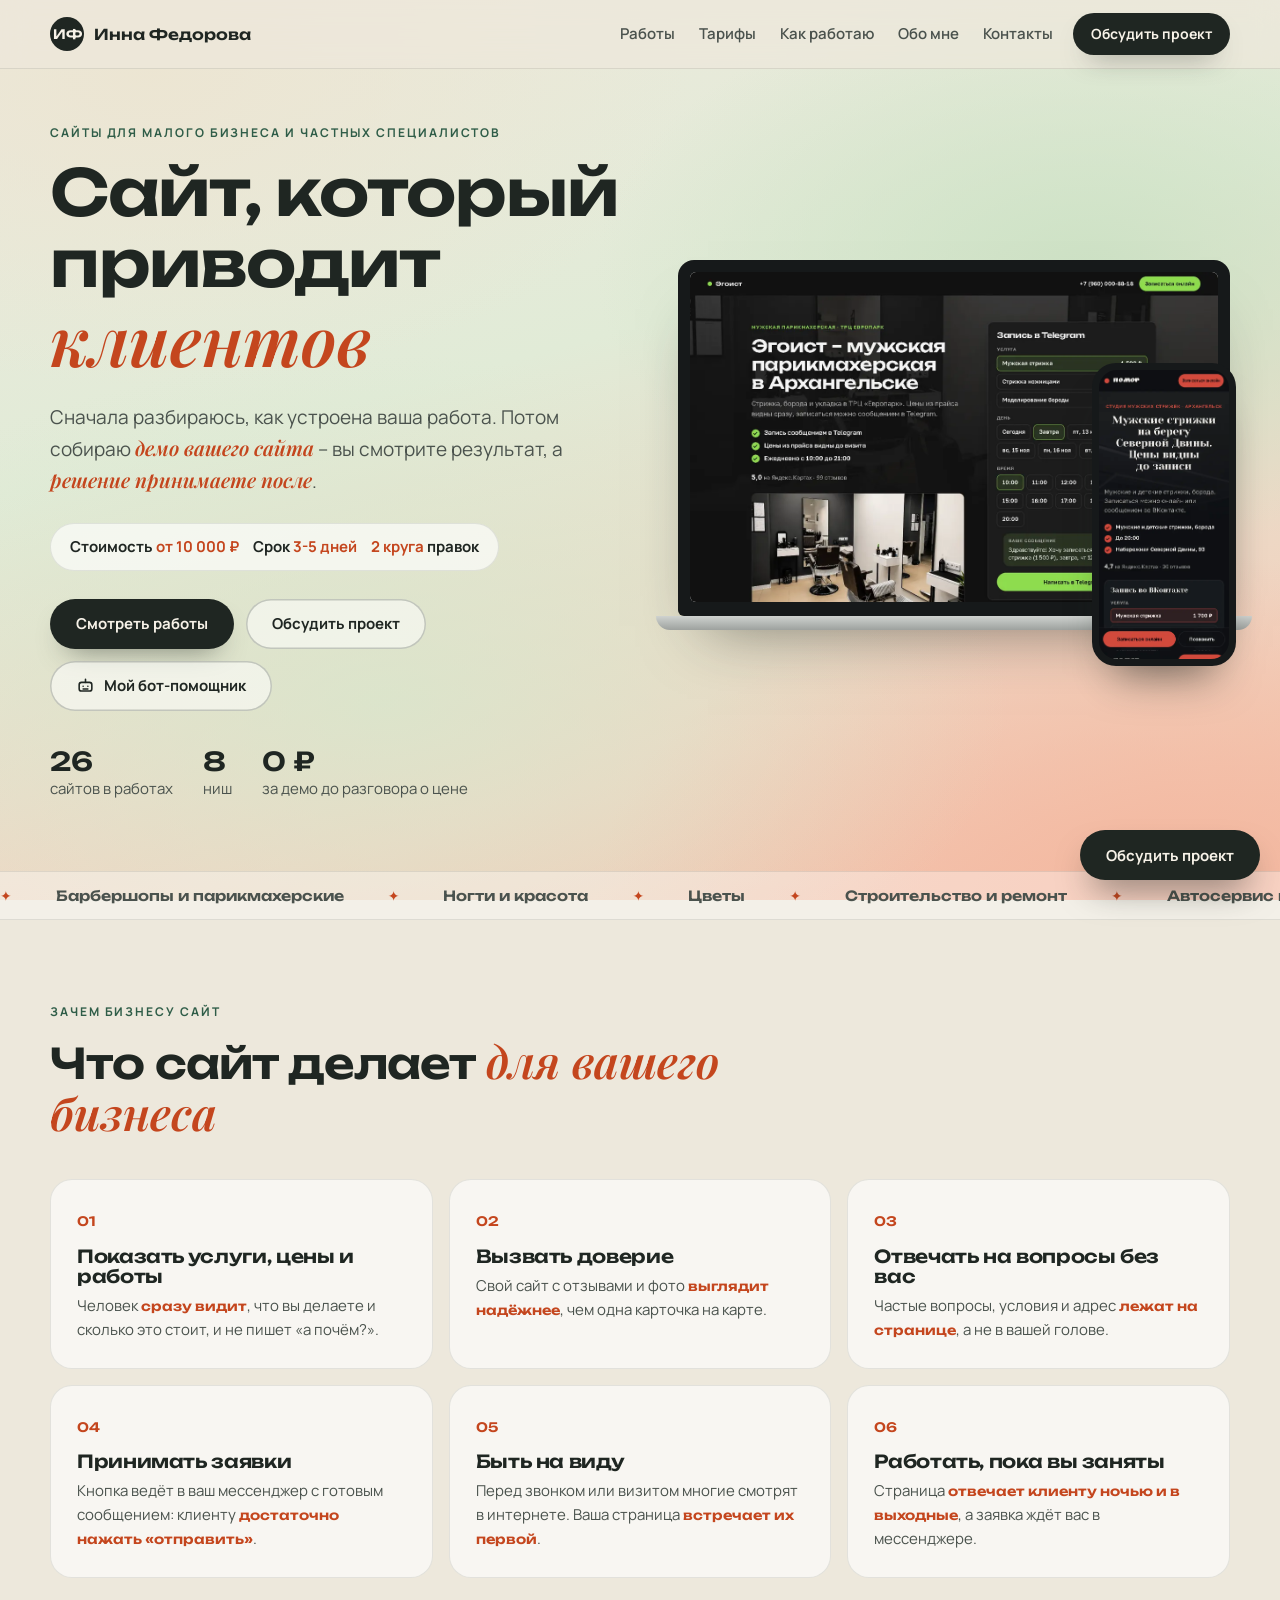
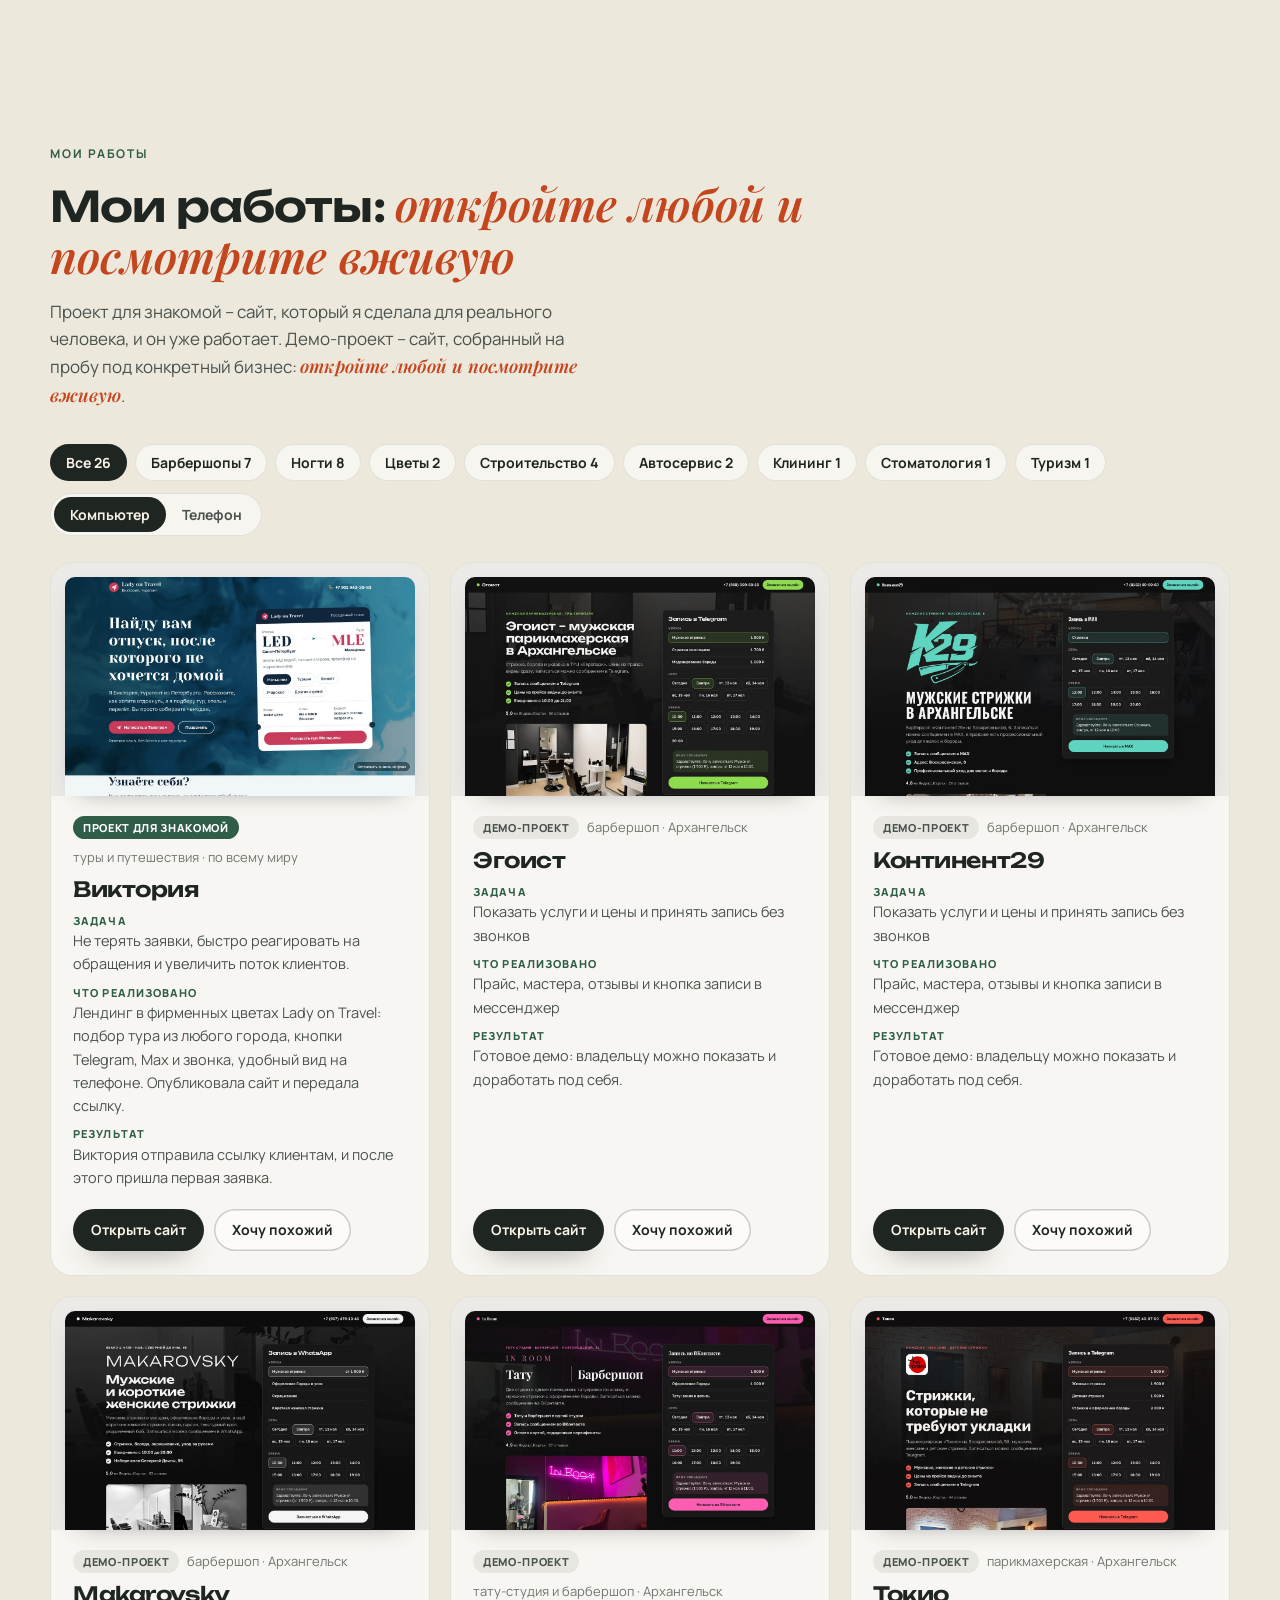
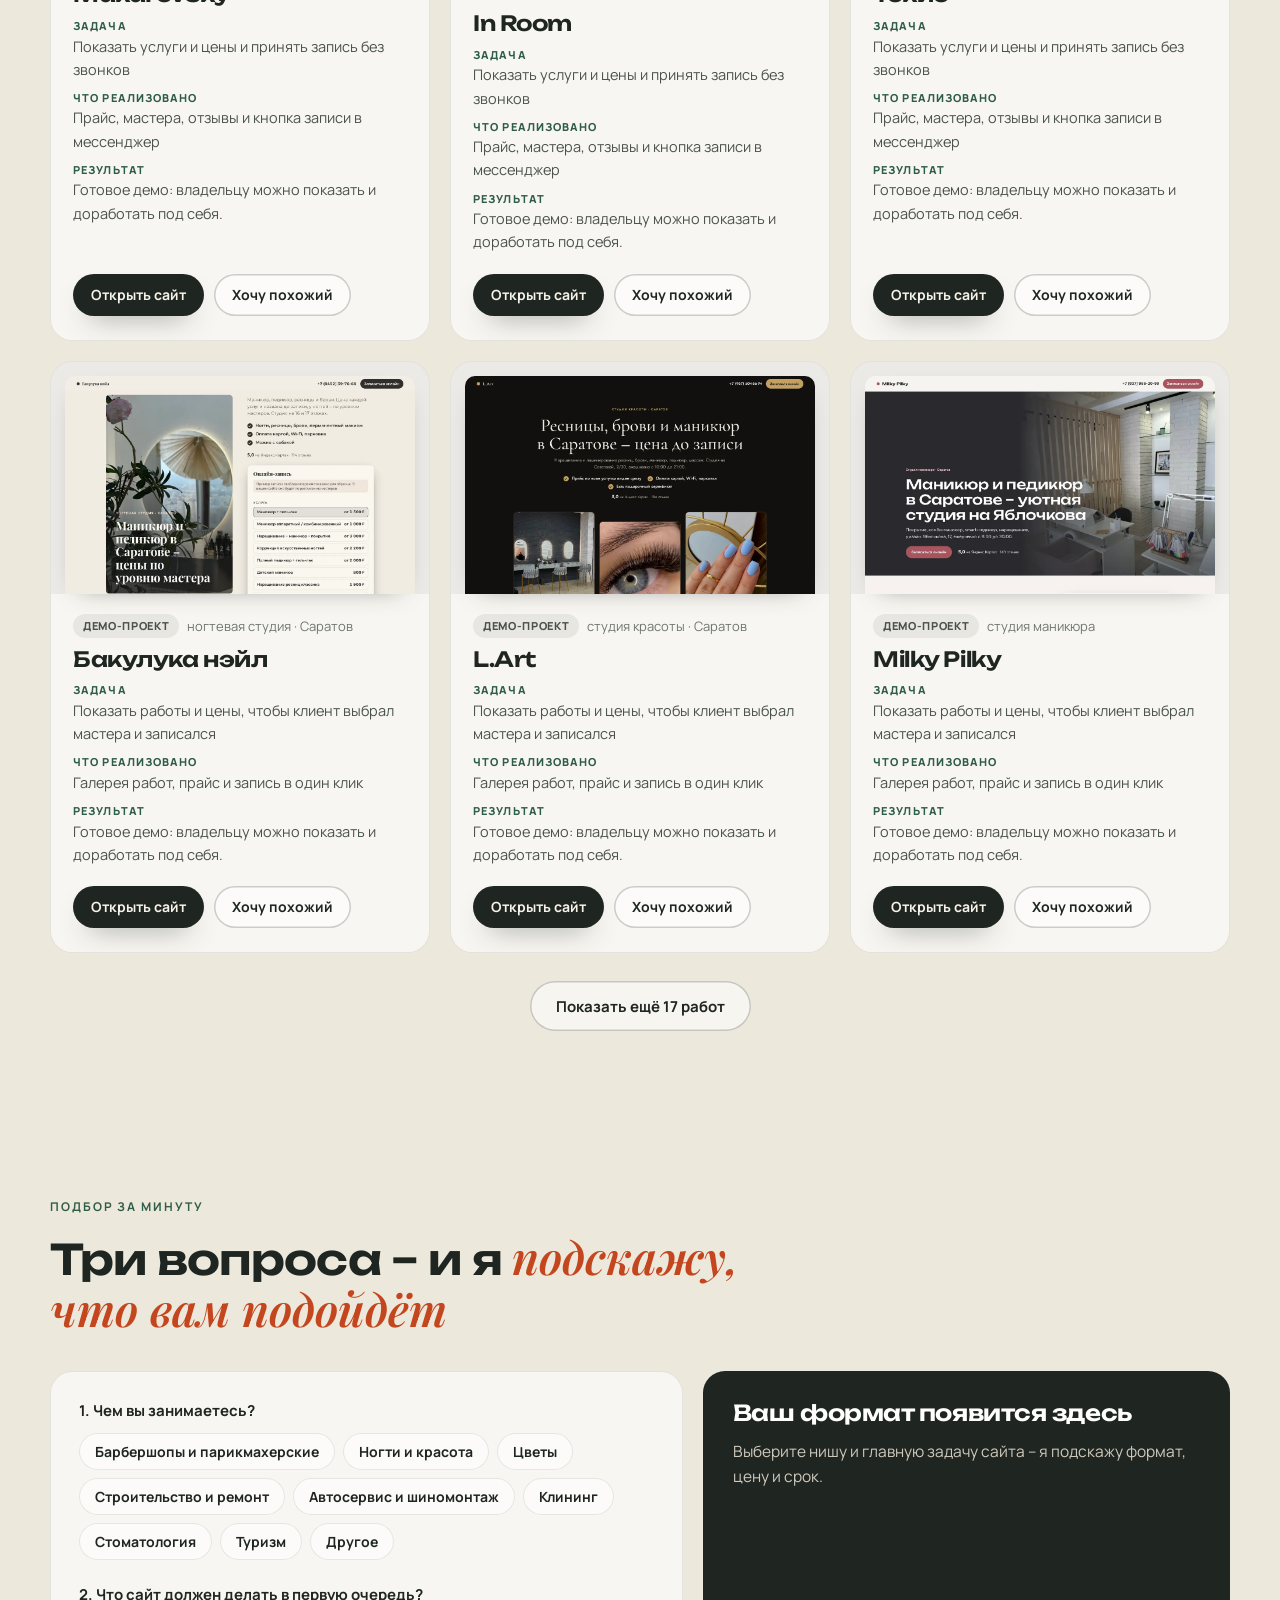
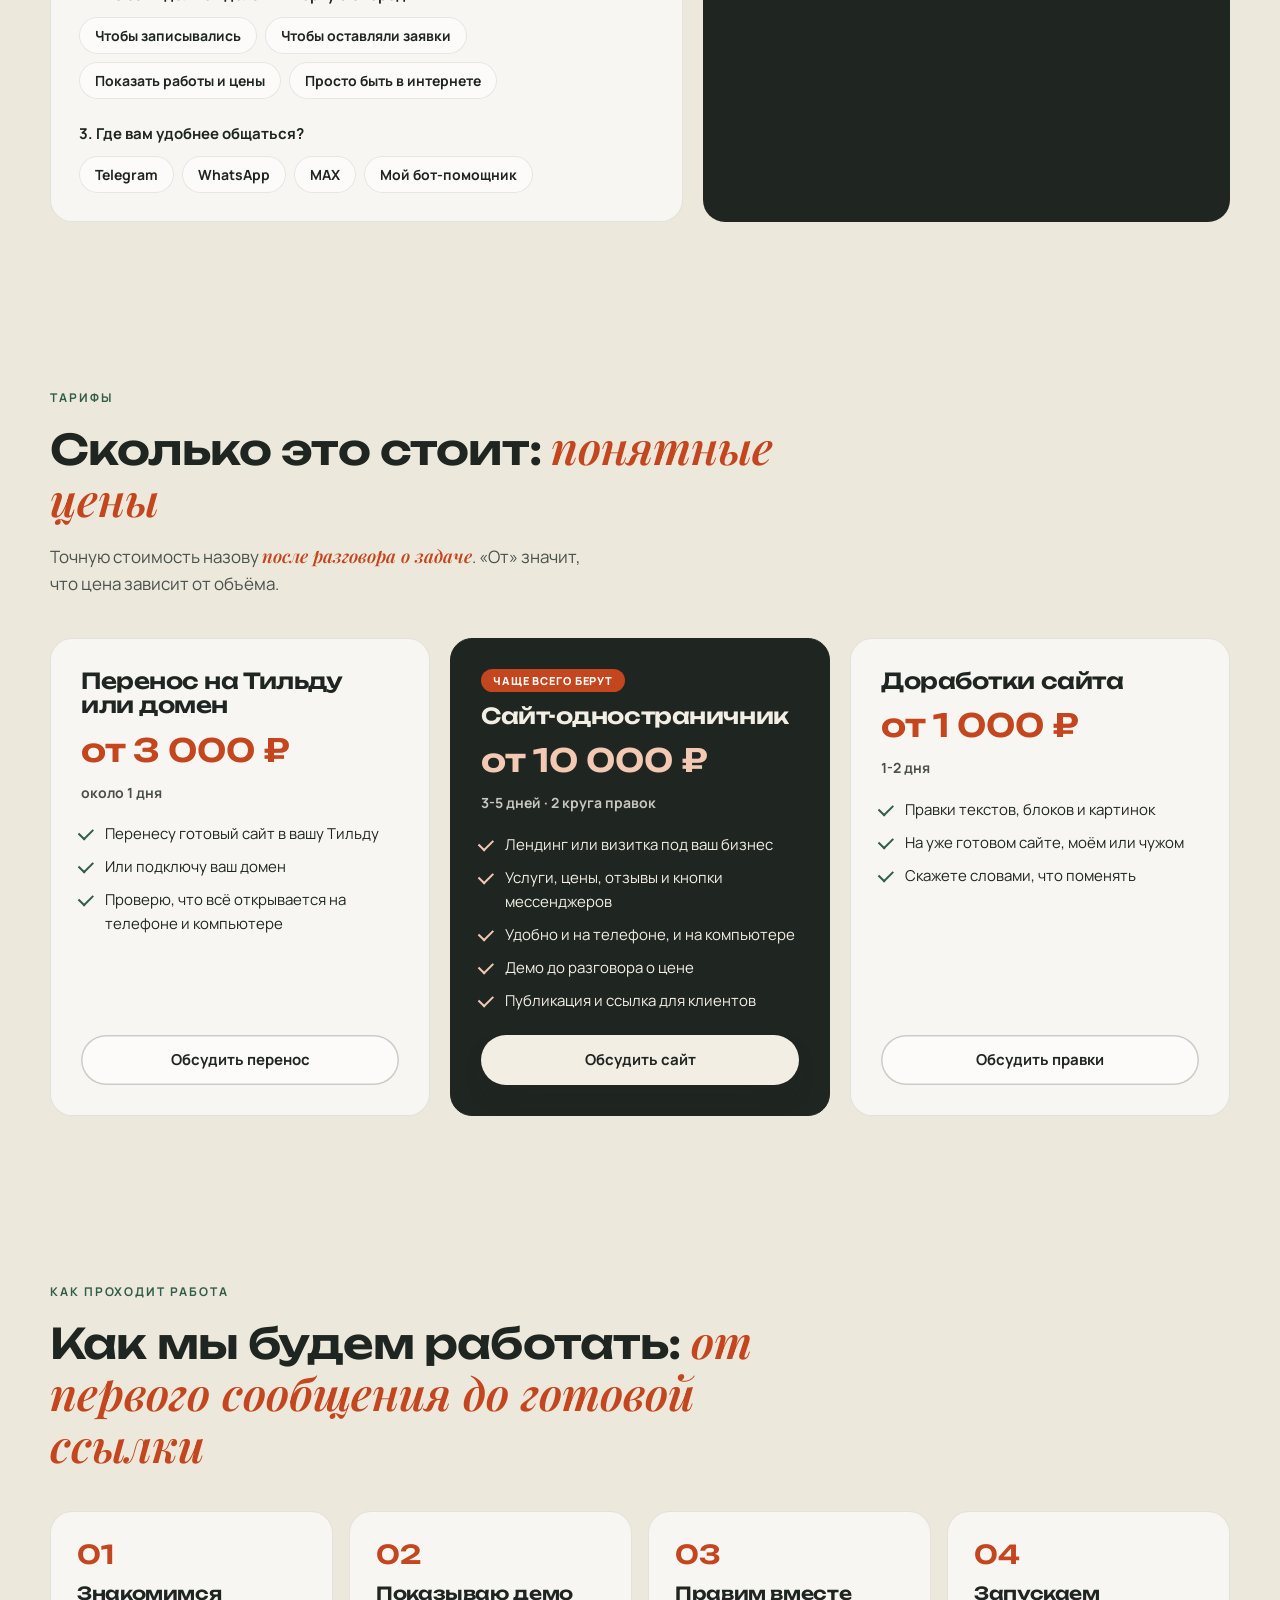
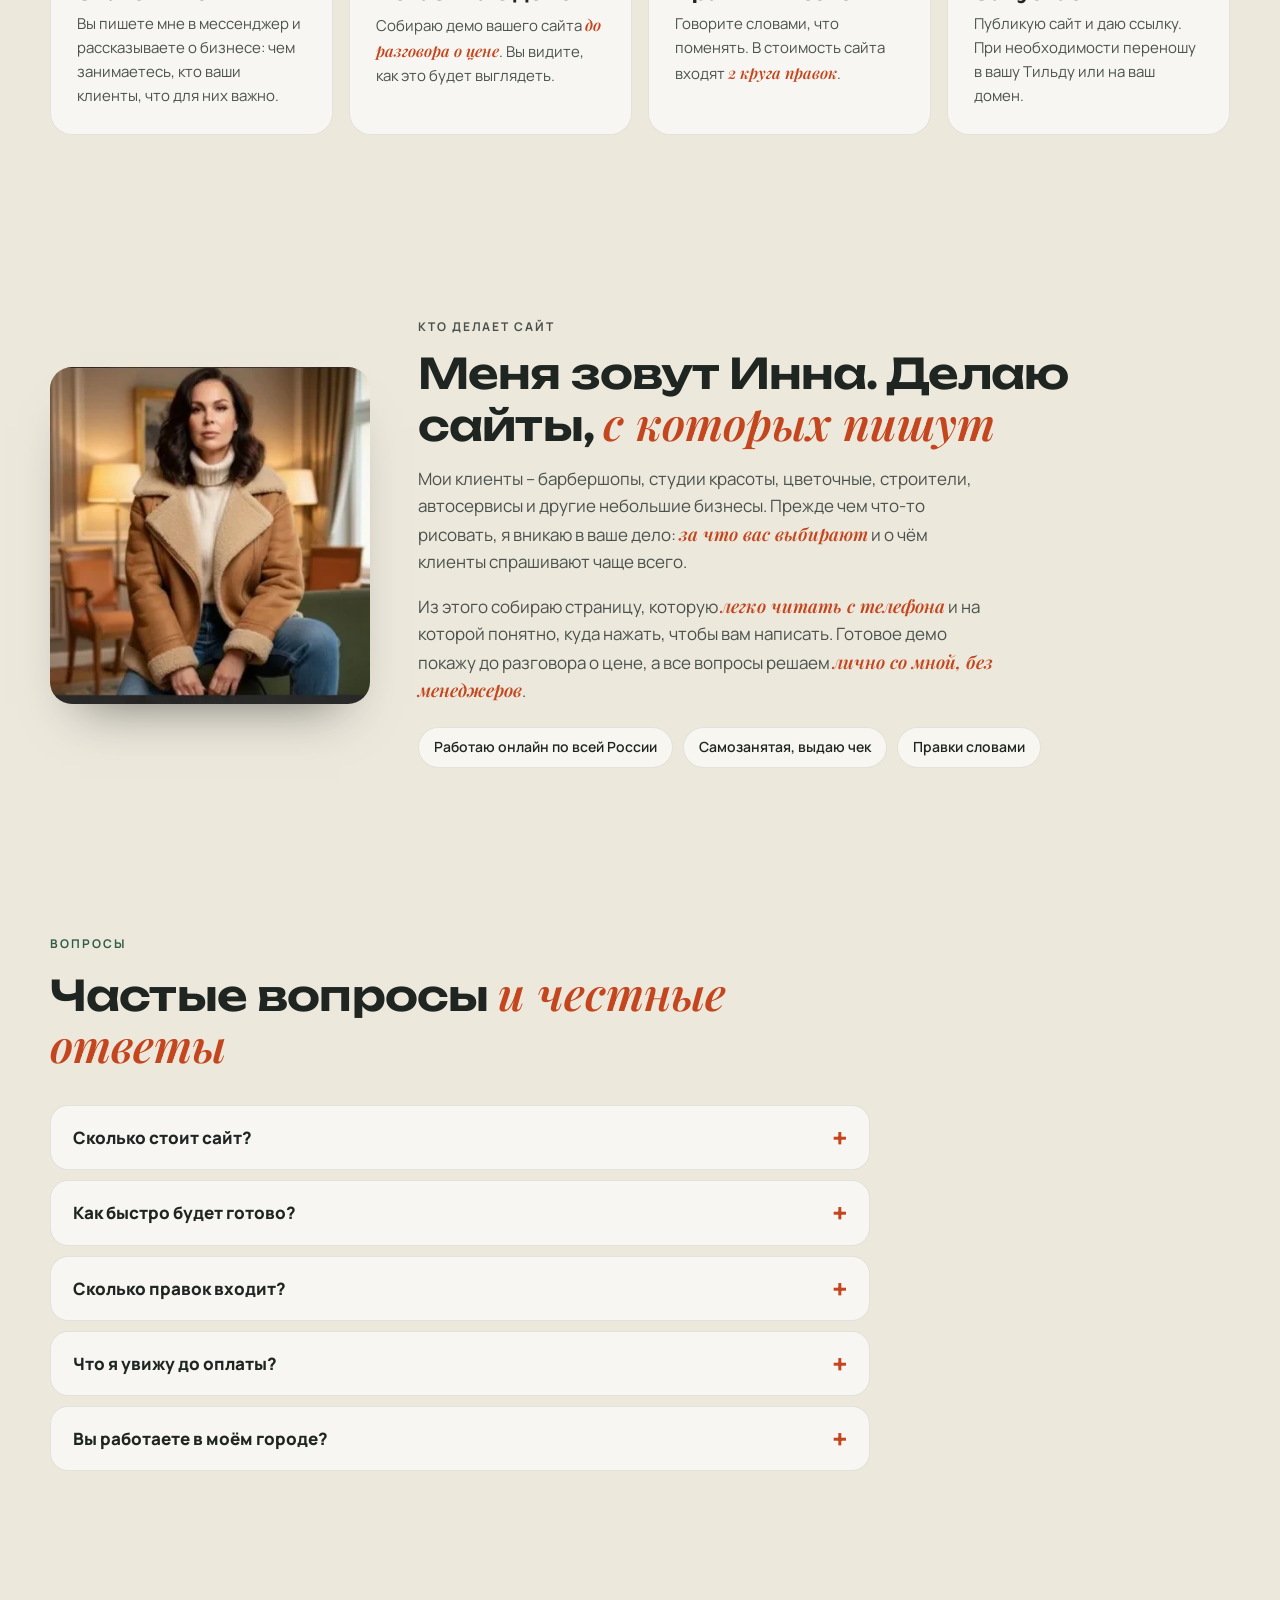
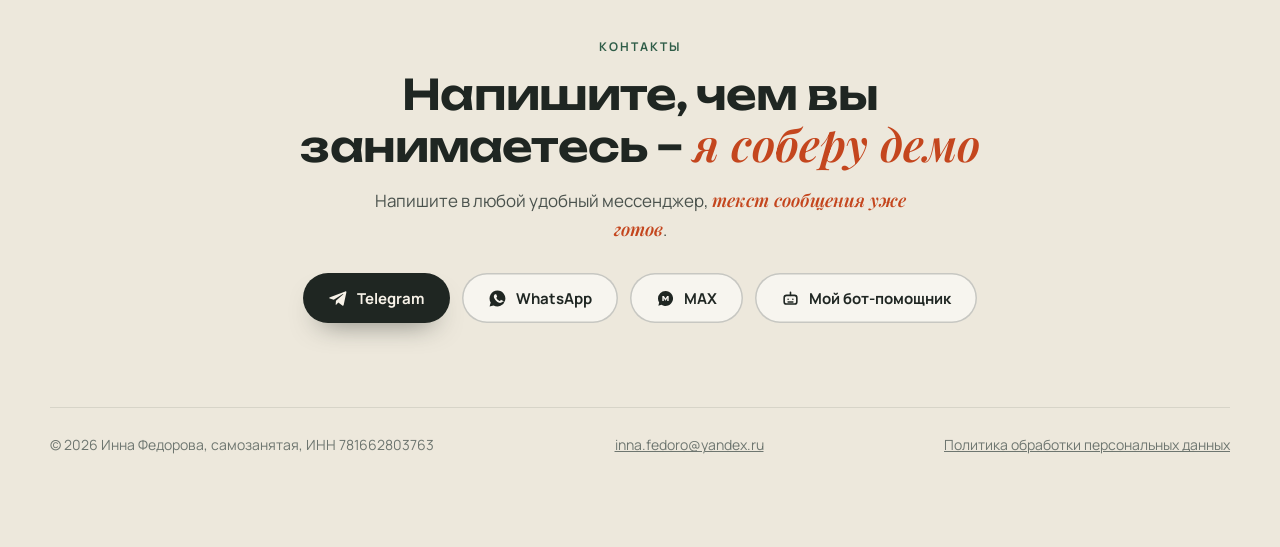
<file: index.html>
<!doctype html>
<html lang="ru">
<head>
<meta charset="utf-8">
<meta name="viewport" content="width=device-width,initial-scale=1">
<title>Инна Федорова – сайты для малого бизнеса</title>
<meta name="description" content="Делаю сайты для малого бизнеса и частных специалистов: сначала демо, потом разговор о цене. Одностраничник от 10 000 ₽, срок 3-5 дней, 2 круга правок.">
<meta property="og:title" content="Инна Федорова – сайт, который приводит клиентов">
<meta property="og:description" content="Работы, тарифы и подбор сайта за минуту. Общаюсь напрямую, без менеджеров.">
<meta name="theme-color" content="#EDE8DC">
<meta name="yandex-verification" content="4b62e43207333554" />
<meta name="yandex-verification" content="febbe5944059327f" />
<meta name="google-site-verification" content="hiGlw7cs9fgHPYUxydp7KQZA-1R6H6_0eU5sLtL7Btc" />
<link rel="icon" href="data:image/svg+xml,%3Csvg xmlns='http://www.w3.org/2000/svg' viewBox='0 0 32 32'%3E%3Ccircle cx='16' cy='16' r='16' fill='%231F2622'/%3E%3Ctext x='16' y='21' font-size='14' text-anchor='middle' fill='%23F7F2E8' font-family='sans-serif' font-weight='700'%3EИФ%3C/text%3E%3C/svg%3E">
<link rel="preconnect" href="https://fonts.googleapis.com">
<link rel="preconnect" href="https://fonts.gstatic.com" crossorigin>
<link href="https://fonts.googleapis.com/css2?family=Manrope:wght@400;500;600;700;800&family=Unbounded:wght@500;600&family=Playfair+Display:ital,wght@1,500;1,600;1,700&display=swap" rel="stylesheet" media="print" onload="this.media='all'">
<noscript><link href="https://fonts.googleapis.com/css2?family=Manrope:wght@400;500;600;700;800&family=Unbounded:wght@500;600&family=Playfair+Display:ital,wght@1,500;1,600;1,700&display=swap" rel="stylesheet"></noscript>
<link rel="stylesheet" href="style.css">
<script>document.documentElement.classList.add('js')</script>
</head>
<body>

<header>
  <div class="wrap bar">
    <a class="brand" href="#top"><i>ИФ</i>Инна Федорова</a>
    <nav aria-label="Разделы">
      <a href="#works">Работы</a><a href="#plans">Тарифы</a><a href="#process">Как работаю</a><a href="#about">Обо мне</a><a href="#contact">Контакты</a>
    </nav>
    <button class="btn btn-main btn-sm" type="button" data-open-chat>Обсудить проект</button>
  </div>
</header>

<main id="top">
<section class="hero">
  <div class="wrap hero-grid">
    <div>
      <p class="eyebrow">Сайты для малого бизнеса и частных специалистов</p>
      <h1>Сайт, который приводит <em>клиентов</em></h1>
      <p class="lead">Сначала разбираюсь, как устроена ваша работа. Потом собираю <span class="hl">демо вашего сайта</span> – вы смотрите результат, а <span class="hl">решение принимаете после</span>.</p>
      <div class="pill"><span>Стоимость <b>от 10 000 ₽</b></span><span>Срок <b>3-5 дней</b></span><span><b>2 круга</b> правок</span></div>
      <div class="hero-cta">
        <a class="btn btn-main" href="#works">Смотреть работы</a>
        <button class="btn btn-ghost" type="button" data-open-chat>Обсудить проект</button>
        <a class="btn btn-ghost" href="https://t.me/Site_Inna_bot" target="_blank" rel="noopener"><svg viewBox="0 0 24 24" fill="none" stroke="currentColor" stroke-width="2" stroke-linecap="round" stroke-linejoin="round"><rect x="4" y="8" width="16" height="11" rx="3"/><path d="M12 4v4M9 13h.01M15 13h.01M9 16.5h6"/></svg>Мой бот-помощник</a>
      </div>
      <div class="facts" id="facts"></div>
    </div>
    <div class="mock" aria-hidden="true">
      <div class="laptop"><div class="lid"><div class="scr" id="laptopScr"></div></div><div class="base"></div></div>
      <div class="phone" id="heroPhone" style="--dur:26s"><div class="screen"></div></div>
    </div>
  </div>
</section>

<div class="ticker" aria-label="Ниши, для которых я делаю сайты"><div class="ticker-track" id="ticker"></div></div>

<section id="why">
  <div class="wrap">
    <p class="eyebrow rv">Зачем бизнесу сайт</p>
    <h2 class="rv">Что сайт делает <em>для вашего бизнеса</em></h2>
    <div class="why">
      <div class="rv"><span>01</span><h3>Показать услуги, цены и работы</h3><p>Человек <span class="hl">сразу видит</span>, что вы делаете и сколько это стоит, и не пишет «а почём?».</p></div>
      <div class="rv"><span>02</span><h3>Вызвать доверие</h3><p>Свой сайт с отзывами и фото <span class="hl">выглядит надёжнее</span>, чем одна карточка на карте.</p></div>
      <div class="rv"><span>03</span><h3>Отвечать на вопросы без вас</h3><p>Частые вопросы, условия и адрес <span class="hl">лежат на странице</span>, а не в вашей голове.</p></div>
      <div class="rv"><span>04</span><h3>Принимать заявки</h3><p>Кнопка ведёт в ваш мессенджер с готовым сообщением: клиенту <span class="hl">достаточно нажать «отправить»</span>.</p></div>
      <div class="rv"><span>05</span><h3>Быть на виду</h3><p>Перед звонком или визитом многие смотрят в интернете. Ваша страница <span class="hl">встречает их первой</span>.</p></div>
      <div class="rv"><span>06</span><h3>Работать, пока вы заняты</h3><p>Страница <span class="hl">отвечает клиенту ночью и в выходные</span>, а заявка ждёт вас в мессенджере.</p></div>
    </div>
  </div>
</section>

<section id="works">
  <div class="wrap">
    <p class="eyebrow rv">Мои работы</p>
    <h2 class="rv">Мои работы: <em>откройте любой и посмотрите вживую</em></h2>
    <p class="sub rv" id="worksNote"></p>
    <div class="tools">
      <div class="chips" id="filters" role="group" aria-label="Фильтр по нишам"></div>
      <div class="seg" role="group" aria-label="Вид работ"><button type="button" data-view="d" aria-pressed="true">Компьютер</button><button type="button" data-view="m" aria-pressed="false">Телефон</button></div>
    </div>
    <div class="cases" id="cases"></div>
    <div class="more" id="moreWrap"><button class="btn btn-ghost" type="button" id="moreBtn"></button></div>
  </div>
</section>

<section id="quiz">
  <div class="wrap">
    <p class="eyebrow rv">Подбор за минуту</p>
    <h2 class="rv">Три вопроса – и я <em>подскажу, что вам подойдёт</em></h2>
    <div class="quiz">
      <div class="panel">
        <div class="q"><h3>1. Чем вы занимаетесь?</h3><div class="chips" id="qNiche"></div></div>
        <div class="q"><h3>2. Что сайт должен делать в первую очередь?</h3><div class="chips" id="qGoal"></div></div>
        <div class="q"><h3>3. Где вам удобнее общаться?</h3><div class="chips" id="qMsg"></div></div>
      </div>
      <div class="result" id="result" aria-live="polite"></div>
    </div>
  </div>
</section>

<section id="plans">
  <div class="wrap">
    <p class="eyebrow rv">Тарифы</p>
    <h2 class="rv">Сколько это стоит: <em>понятные цены</em></h2>
    <p class="sub rv">Точную стоимость назову <span class="hl">после разговора о задаче</span>. «От» значит, что цена зависит от объёма.</p>
    <div class="plans">
      <article class="plan rv">
        <h3>Перенос на Тильду или домен</h3>
        <div class="sum">от 3 000 ₽</div><div class="term">около 1 дня</div>
        <ul><li>Перенесу готовый сайт в вашу Тильду</li><li>Или подключу ваш домен</li><li>Проверю, что всё открывается на телефоне и компьютере</li></ul>
        <button class="btn btn-ghost" type="button" data-plan="Перенос на Тильду или домен (от 3 000 ₽)">Обсудить перенос</button>
      </article>
      <article class="plan hit rv">
        <span class="tag">Чаще всего берут</span>
        <h3>Сайт-одностраничник</h3>
        <div class="sum">от 10 000 ₽</div><div class="term">3-5 дней · 2 круга правок</div>
        <ul><li>Лендинг или визитка под ваш бизнес</li><li>Услуги, цены, отзывы и кнопки мессенджеров</li><li>Удобно и на телефоне, и на компьютере</li><li>Демо до разговора о цене</li><li>Публикация и ссылка для клиентов</li></ul>
        <button class="btn btn-main" type="button" data-plan="Сайт-одностраничник (от 10 000 ₽)">Обсудить сайт</button>
      </article>
      <article class="plan rv">
        <h3>Доработки сайта</h3>
        <div class="sum">от 1 000 ₽</div><div class="term">1-2 дня</div>
        <ul><li>Правки текстов, блоков и картинок</li><li>На уже готовом сайте, моём или чужом</li><li>Скажете словами, что поменять</li></ul>
        <button class="btn btn-ghost" type="button" data-plan="Доработки сайта (от 1 000 ₽)">Обсудить правки</button>
      </article>
    </div>
  </div>
</section>

<section id="process">
  <div class="wrap">
    <p class="eyebrow rv">Как проходит работа</p>
    <h2 class="rv">Как мы будем работать: <em>от первого сообщения до готовой ссылки</em></h2>
    <div class="steps">
      <div class="step rv"><h3>Знакомимся</h3><p>Вы пишете мне в мессенджер и рассказываете о бизнесе: чем занимаетесь, кто ваши клиенты, что для них важно.</p></div>
      <div class="step rv"><h3>Показываю демо</h3><p>Собираю демо вашего сайта <span class="hl">до разговора о цене</span>. Вы видите, как это будет выглядеть.</p></div>
      <div class="step rv"><h3>Правим вместе</h3><p>Говорите словами, что поменять. В стоимость сайта входят <span class="hl">2 круга правок</span>.</p></div>
      <div class="step rv"><h3>Запускаем</h3><p>Публикую сайт и даю ссылку. При необходимости переношу в вашу Тильду или на ваш домен.</p></div>
    </div>
  </div>
</section>

<section id="about">
  <div class="wrap about">
    <img class="rv" src="assets/photo.webp" width="380" height="400" alt="Инна Федорова" loading="lazy">
    <div class="rv">
      <p class="eyebrow">Кто делает сайт</p>
      <h2>Меня зовут Инна. Делаю сайты, <em>с которых пишут</em></h2>
      <p>Мои клиенты – барбершопы, студии красоты, цветочные, строители, автосервисы и другие небольшие бизнесы. Прежде чем что-то рисовать, я вникаю в ваше дело: <span class="hl">за что вас выбирают</span> и о чём клиенты спрашивают чаще всего.</p>
      <p>Из этого собираю страницу, которую <span class="hl">легко читать с телефона</span> и на которой понятно, куда нажать, чтобы вам написать. Готовое демо покажу до разговора о цене, а все вопросы решаем <span class="hl">лично со мной, без менеджеров</span>.</p>
      <ul class="terms"><li>Работаю онлайн по всей России</li><li>Самозанятая, выдаю чек</li><li>Правки словами</li></ul>
    </div>
  </div>
</section>

<section id="faq">
  <div class="wrap">
    <p class="eyebrow rv">Вопросы</p>
    <h2 class="rv">Частые вопросы <em>и честные ответы</em></h2>
    <div class="faq rv">
      <details><summary>Сколько стоит сайт?</summary><p>Сайт-одностраничник – от 10 000 ₽, перенос на Тильду или домен – от 3 000 ₽, доработки – от 1 000 ₽. Точную цену назову после разговора о вашей задаче.</p></details>
      <details><summary>Как быстро будет готово?</summary><p>Одностраничный сайт – за 3-5 дней, перенос – около дня, доработки – 1-2 дня.</p></details>
      <details><summary>Сколько правок входит?</summary><p>В стоимость сайта входят 2 круга правок. Вы говорите словами, что изменить, и я меняю.</p></details>
      <details><summary>Что я увижу до оплаты?</summary><p>Демо вашего сайта. Я собираю его до разговора о цене, чтобы вы оценили результат, а не обещания.</p></details>
      <details><summary>Вы работаете в моём городе?</summary><p>Работаю онлайн, поэтому город не важен: общаемся в Telegram, WhatsApp или MAX.</p></details>
    </div>
  </div>
</section>

<section class="contact" id="contact">
  <div class="wrap">
    <p class="eyebrow">Контакты</p>
    <h2>Напишите, чем вы занимаетесь – <em>я соберу демо</em></h2>
    <p class="sub">Напишите в любой удобный мессенджер, <span class="hl">текст сообщения уже готов</span>.</p>
    <div class="cta" data-cta></div>
  </div>
</section>
</main>

<footer class="wrap"><span id="foot"></span><span id="footMail"></span><span><a href="politika.html">Политика обработки персональных данных</a></span></footer>

<button class="btn btn-main fab" type="button" data-open-chat>Обсудить проект</button>
<dialog id="chat" aria-labelledby="chatH">
  <button class="x" type="button" id="chatX" aria-label="Закрыть">&times;</button>
  <h3 id="chatH">Обсудим ваш проект</h3>
  <p id="chatP">Выберите мессенджер – текст сообщения уже набран.</p>
  <div class="cta" data-cta></div>
</dialog>
<div class="toast" id="toast" role="status"></div>

<script id="data" type="application/json">{"name":"Инна Федорова","messengers":{"telegram":"inna_fedoro","whatsapp":"79112358002","max":"https://max.ru/u/f9LHodD0cOJZXHOTVjr_gw3J_P5MQ946r38qzrjwwADfaymvsytwMS0R1TQ","bot":"Site_Inna_bot"},"message":"Здравствуйте! Хочу заказать сайт. Ваши работы на витрине понравились – расскажите, как начать?","legal":{"status":"самозанятая","fio":"Инна Федорова","inn":"781662803763","ogrnip":"","email":"inna.fedoro@yandex.ru"},"niches":[{"key":"barber","title":"Барбершопы и парикмахерские"},{"key":"nogti","title":"Ногти и красота"},{"key":"cvety","title":"Цветы"},{"key":"stroy","title":"Строительство и ремонт"},{"key":"avto","title":"Автосервис и шиномонтаж"},{"key":"klining","title":"Клининг"},{"key":"stom","title":"Стоматология"},{"key":"tury","title":"Туризм"}],"cases":[{"title":"Виктория","niche":"туры и путешествия","city":"по всему миру","url":"https://Inna002233.github.io/viktoria-tury/","kind":"friend","group":"tury","desktop":"assets/case-inna002233-github-io-viktoria-tury-desktop.webp","mobile":"assets/case-inna002233-github-io-viktoria-tury-mobile.webp","task":"Не терять заявки, быстро реагировать на обращения и увеличить поток клиентов.","did":"Лендинг в фирменных цветах Lady on Travel: подбор тура из любого города, кнопки Telegram, Max и звонка, удобный вид на телефоне. Опубликовала сайт и передала ссылку.","result":"Виктория отправила ссылку клиентам, и после этого пришла первая заявка."},{"title":"Эгоист","niche":"барбершоп","city":"Архангельск","url":"https://Inna002233.github.io/egoist-arkhangelsk/","kind":"demo","group":"barber","desktop":"assets/case-inna002233-github-io-egoist-arkhangelsk-desktop.webp","mobile":"assets/case-inna002233-github-io-egoist-arkhangelsk-mobile.webp"},{"title":"Континент29","niche":"барбершоп","city":"Архангельск","url":"https://Inna002233.github.io/k29-arkhangelsk/","kind":"demo","group":"barber","desktop":"assets/case-inna002233-github-io-k29-arkhangelsk-desktop.webp","mobile":"assets/case-inna002233-github-io-k29-arkhangelsk-mobile.webp"},{"title":"Makarovsky","niche":"барбершоп","city":"Архангельск","url":"https://Inna002233.github.io/makarovsky-arkhangelsk/","kind":"demo","group":"barber","desktop":"assets/case-inna002233-github-io-makarovsky-arkhangelsk-desktop.webp","mobile":"assets/case-inna002233-github-io-makarovsky-arkhangelsk-mobile.webp"},{"title":"In Room","niche":"тату-студия и барбершоп","city":"Архангельск","url":"https://Inna002233.github.io/inroom-arkhangelsk/","kind":"demo","group":"barber","desktop":"assets/case-inna002233-github-io-inroom-arkhangelsk-desktop.webp","mobile":"assets/case-inna002233-github-io-inroom-arkhangelsk-mobile.webp"},{"title":"Токио","niche":"парикмахерская","city":"Архангельск","url":"https://Inna002233.github.io/tokio-arkhangelsk/","kind":"demo","group":"barber","desktop":"assets/case-inna002233-github-io-tokio-arkhangelsk-desktop.webp","mobile":"assets/case-inna002233-github-io-tokio-arkhangelsk-mobile.webp"},{"title":"Бакулука нэйл","niche":"ногтевая студия","city":"Саратов","url":"https://Inna002233.github.io/baculuka-nail/","kind":"demo","group":"nogti","desktop":"assets/case-inna002233-github-io-baculuka-nail-desktop.webp","mobile":"assets/case-inna002233-github-io-baculuka-nail-mobile.webp"},{"title":"L.Art","niche":"студия красоты","city":"Саратов","url":"https://Inna002233.github.io/lart-studio/","kind":"demo","group":"nogti","desktop":"assets/case-inna002233-github-io-lart-studio-desktop.webp","mobile":"assets/case-inna002233-github-io-lart-studio-mobile.webp"},{"title":"Milky Pilky","niche":"студия маникюра","city":"","url":"https://Inna002233.github.io/milky-pilky/","kind":"demo","group":"nogti","desktop":"assets/case-inna002233-github-io-milky-pilky-desktop.webp","mobile":"assets/case-inna002233-github-io-milky-pilky-mobile.webp"},{"title":"Taykova nails","niche":"студия красоты","city":"","url":"https://Inna002233.github.io/taykova-nails/","kind":"demo","group":"nogti","desktop":"assets/case-inna002233-github-io-taykova-nails-desktop.webp","mobile":"assets/case-inna002233-github-io-taykova-nails-mobile.webp"},{"title":"Nail Wizard","niche":"студия маникюра","city":"","url":"https://Inna002233.github.io/nail-wizard/","kind":"demo","group":"nogti","desktop":"assets/case-inna002233-github-io-nail-wizard-desktop.webp","mobile":"assets/case-inna002233-github-io-nail-wizard-mobile.webp"},{"title":"Брусника","niche":"мастер маникюра","city":"","url":"https://Inna002233.github.io/nogti-demo/","kind":"demo","group":"nogti","desktop":"assets/case-inna002233-github-io-nogti-demo-desktop.webp","mobile":"assets/case-inna002233-github-io-nogti-demo-mobile.webp"},{"title":"Свой мастер","niche":"салон красоты","city":"","url":"https://Inna002233.github.io/salon-demo/","kind":"demo","group":"nogti","desktop":"assets/case-inna002233-github-io-salon-demo-desktop.webp","mobile":"assets/case-inna002233-github-io-salon-demo-mobile.webp"},{"title":"Любимые цветы","niche":"цветы, доставка букетов","city":"Воронеж","url":"https://Inna002233.github.io/lyubimye-tsvety-105693506530-demo/","kind":"demo","group":"cvety","desktop":"assets/case-inna002233-github-io-lyubimye-tsvety-105693506530-demo-desktop.webp","mobile":"assets/case-inna002233-github-io-lyubimye-tsvety-105693506530-demo-mobile.webp"},{"title":"Простор","niche":"каркасные дома","city":"Волгоград","url":"https://Inna002233.github.io/prostor-volgograd/","kind":"demo","group":"stroy","desktop":"assets/case-inna002233-github-io-prostor-volgograd-desktop.webp","mobile":"assets/case-inna002233-github-io-prostor-volgograd-mobile.webp"},{"title":"Санхаус","niche":"строительство домов","city":"Волгоград","url":"https://Inna002233.github.io/sankhaus-volgograd/","kind":"demo","group":"stroy","desktop":"assets/case-inna002233-github-io-sankhaus-volgograd-desktop.webp","mobile":"assets/case-inna002233-github-io-sankhaus-volgograd-mobile.webp"},{"title":"Стройэкогарант","niche":"строительство домов","city":"Волгоград","url":"https://Inna002233.github.io/stroyekogarant-volgograd/","kind":"demo","group":"stroy","desktop":"assets/case-inna002233-github-io-stroyekogarant-volgograd-desktop.webp","mobile":"assets/case-inna002233-github-io-stroyekogarant-volgograd-mobile.webp"},{"title":"Орион","niche":"ремонт и отделка","city":"Уфа","url":"https://Inna002233.github.io/orion-ufa-demo/","kind":"demo","group":"stroy","desktop":"assets/case-inna002233-github-io-orion-ufa-demo-desktop.webp","mobile":"assets/case-inna002233-github-io-orion-ufa-demo-mobile.webp"},{"title":"Шинсервис40","niche":"шиномонтаж","city":"Калуга","url":"https://Inna002233.github.io/shinservis40/","kind":"demo","group":"avto","desktop":"assets/case-inna002233-github-io-shinservis40-desktop.webp","mobile":"assets/case-inna002233-github-io-shinservis40-mobile.webp"},{"title":"Ось","niche":"автосервис и детейлинг","city":"","url":"https://Inna002233.github.io/avtoservis-demo/","kind":"demo","group":"avto","desktop":"assets/case-inna002233-github-io-avtoservis-demo-desktop.webp","mobile":"assets/case-inna002233-github-io-avtoservis-demo-mobile.webp"},{"title":"Ясно","niche":"уборка квартир","city":"","url":"https://Inna002233.github.io/klining-demo/","kind":"demo","group":"klining","desktop":"assets/case-inna002233-github-io-klining-demo-desktop.webp","mobile":"assets/case-inna002233-github-io-klining-demo-mobile.webp"},{"title":"Династия","niche":"стоматология","city":"","url":"https://Inna002233.github.io/dinastiya-demo/","kind":"demo","group":"stom","desktop":"assets/case-inna002233-github-io-dinastiya-demo-desktop.webp","mobile":"assets/case-inna002233-github-io-dinastiya-demo-mobile.webp"},{"title":"Помор","niche":"барбершоп","city":"Архангельск","url":"https://Inna002233.github.io/pomor-arkhangelsk/","kind":"demo","group":"barber","desktop":"assets/case-inna002233-github-io-pomor-arkhangelsk-desktop.webp","mobile":"assets/case-inna002233-github-io-pomor-arkhangelsk-mobile.webp"},{"title":"Барбершоп 1584","niche":"барбершоп","city":"Архангельск","url":"https://Inna002233.github.io/b1584-arkhangelsk/","kind":"demo","group":"barber","desktop":"assets/case-inna002233-github-io-b1584-arkhangelsk-desktop.webp","mobile":"assets/case-inna002233-github-io-b1584-arkhangelsk-mobile.webp"},{"title":"Lucky Nail","niche":"студия маникюра","city":"Саратов","url":"https://Inna002233.github.io/lucky-nail-saratov/","kind":"demo","group":"nogti","desktop":"assets/case-inna002233-github-io-lucky-nail-saratov-desktop.webp","mobile":"assets/case-inna002233-github-io-lucky-nail-saratov-mobile.webp"},{"title":"Акация","niche":"цветы, доставка букетов","city":"Воронеж","url":"https://Inna002233.github.io/akatsiya-voronezh/","kind":"demo","group":"cvety","desktop":"assets/case-inna002233-github-io-akatsiya-voronezh-desktop.webp","mobile":"assets/case-inna002233-github-io-akatsiya-voronezh-mobile.webp"}]}</script>
<script src="app.js"></script>
</body>
</html>
</file>
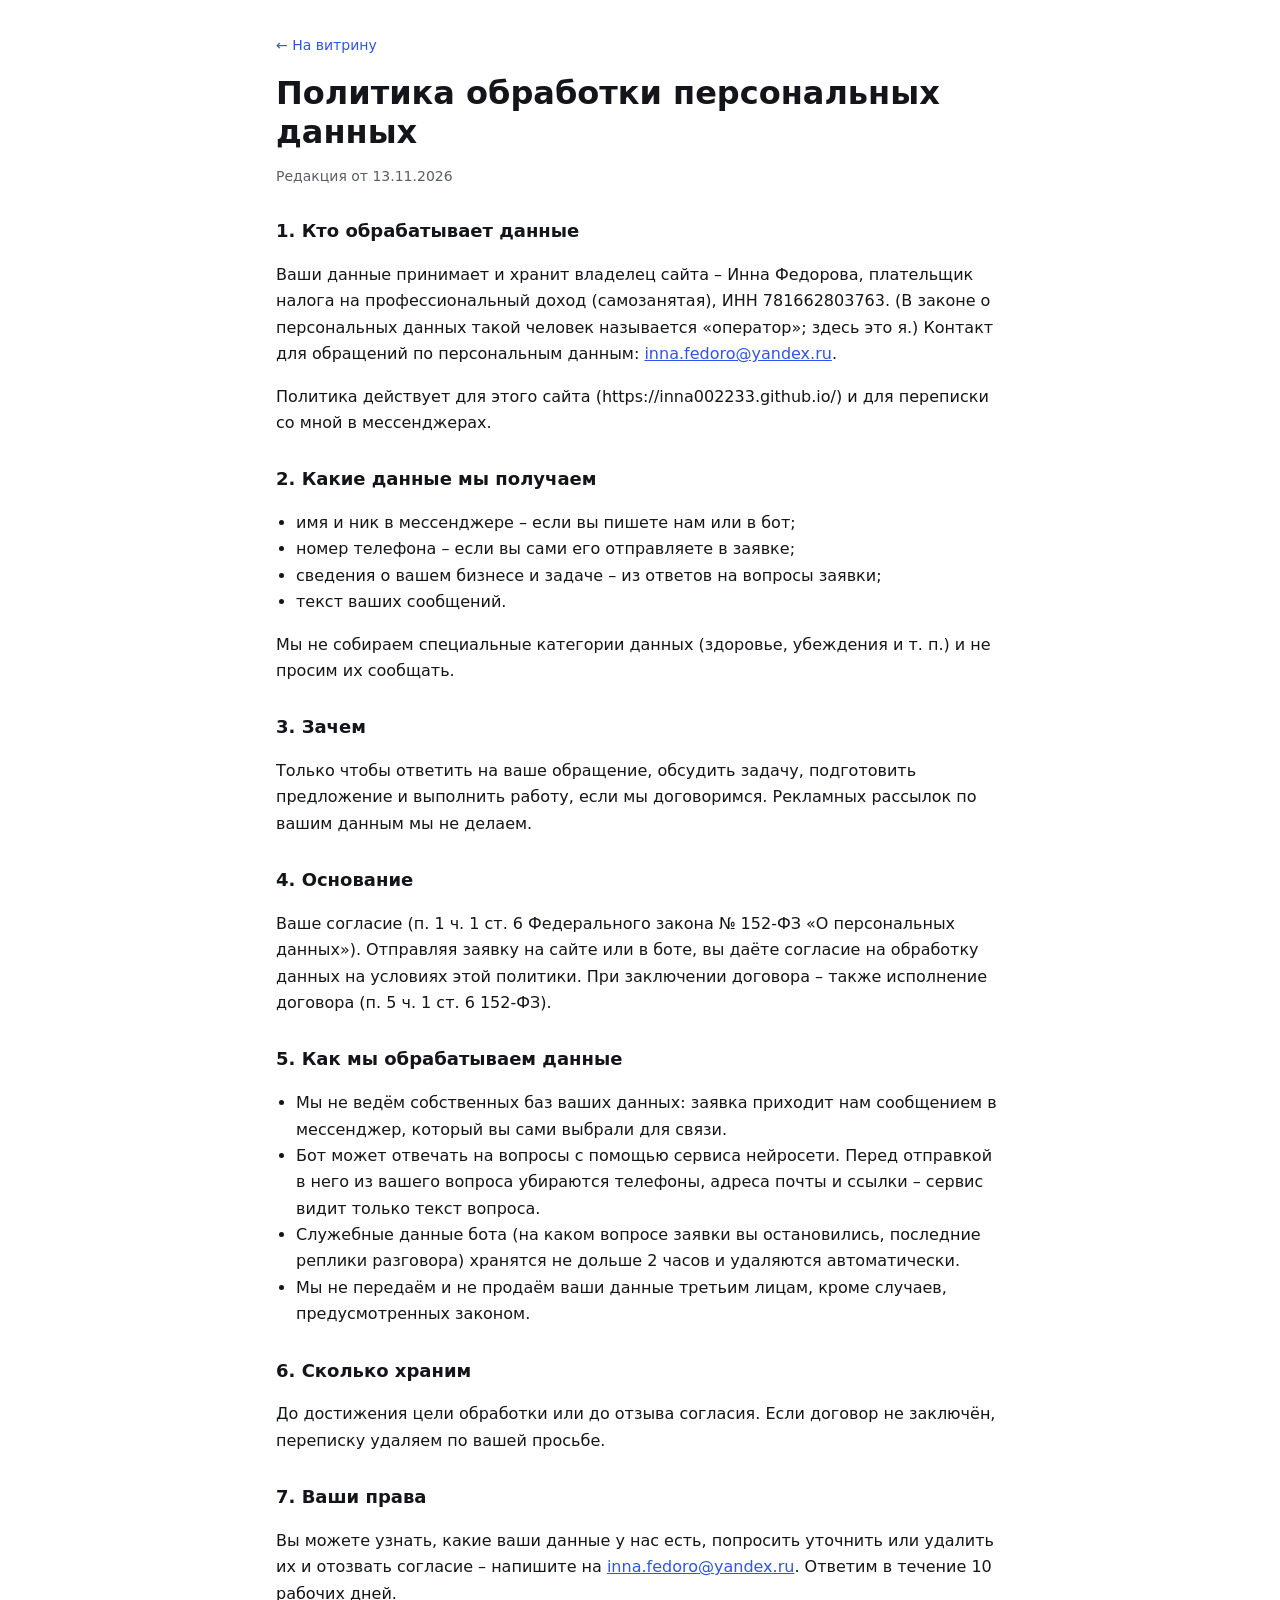
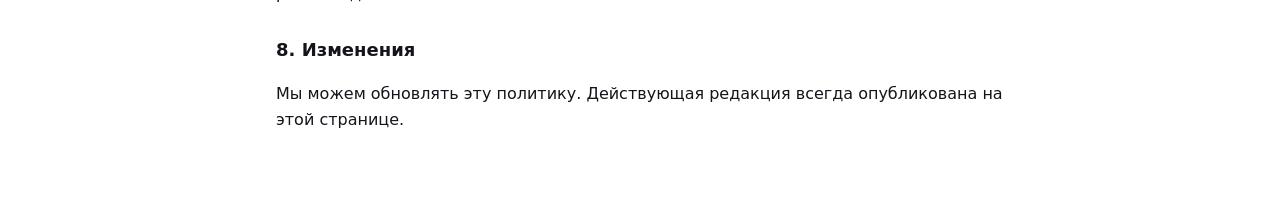
<file: politika.html>
<!doctype html>
<html lang="ru">
<head>
<meta charset="utf-8">
<meta name="viewport" content="width=device-width, initial-scale=1">
<title>Политика обработки персональных данных – Инна Федорова</title>
<meta name="robots" content="noindex">
<style>
:root{--accent:#2F54EB; --ink:#14151A; --soft:#F1F3FA; --line:#E7E8EE; --ink-2:#5B5D68}
*{box-sizing:border-box}
body{margin:0;background:#fff;color:var(--ink);font:400 16px/1.65 system-ui,-apple-system,"Segoe UI",Arial,sans-serif}
main{max-width:760px;margin:0 auto;padding:32px 16px 64px}
a{color:var(--accent)}
h1{font-size:clamp(24px,4vw,32px);line-height:1.2;margin:16px 0 6px}
h2{font-size:18px;margin:28px 0 8px}
p,li{color:var(--ink)}
.muted{color:var(--ink-2);font-size:14px}
.back{font-size:14px;text-decoration:none}
ul{padding-left:20px}
</style>
</head>
<body>
<main>
<a class="back" href="./">← На витрину</a>
<h1>Политика обработки персональных данных</h1>
<p class="muted">Редакция от 13.11.2026</p>

<h2>1. Кто обрабатывает данные</h2>
<p>Ваши данные принимает и хранит владелец сайта – Инна Федорова, плательщик налога на профессиональный доход (самозанятая), ИНН 781662803763. (В законе о персональных данных такой человек называется «оператор»; здесь это я.) Контакт для обращений по персональным данным: <a href="mailto:inna.fedoro@yandex.ru">inna.fedoro@yandex.ru</a>.</p>
<p>Политика действует для этого сайта (https://inna002233.github.io/) и для переписки со мной в мессенджерах.</p>

<h2>2. Какие данные мы получаем</h2>
<ul>
<li>имя и ник в мессенджере – если вы пишете нам или в бот;</li>
<li>номер телефона – если вы сами его отправляете в заявке;</li>
<li>сведения о вашем бизнесе и задаче – из ответов на вопросы заявки;</li>
<li>текст ваших сообщений.</li>
</ul>
<p>Мы не собираем специальные категории данных (здоровье, убеждения и т. п.) и не просим их сообщать.</p>

<h2>3. Зачем</h2>
<p>Только чтобы ответить на ваше обращение, обсудить задачу, подготовить предложение и выполнить работу, если мы договоримся. Рекламных рассылок по вашим данным мы не делаем.</p>

<h2>4. Основание</h2>
<p>Ваше согласие (п. 1 ч. 1 ст. 6 Федерального закона № 152-ФЗ «О персональных данных»). Отправляя заявку на сайте или в боте, вы даёте согласие на обработку данных на условиях этой политики. При заключении договора – также исполнение договора (п. 5 ч. 1 ст. 6 152-ФЗ).</p>

<h2>5. Как мы обрабатываем данные</h2>
<ul>
<li>Мы не ведём собственных баз ваших данных: заявка приходит нам сообщением в мессенджер, который вы сами выбрали для связи.</li>
<li>Бот может отвечать на вопросы с помощью сервиса нейросети. Перед отправкой в него из вашего вопроса убираются телефоны, адреса почты и ссылки – сервис видит только текст вопроса.</li>
<li>Служебные данные бота (на каком вопросе заявки вы остановились, последние реплики разговора) хранятся не дольше 2 часов и удаляются автоматически.</li>
<li>Мы не передаём и не продаём ваши данные третьим лицам, кроме случаев, предусмотренных законом.</li>
</ul>

<h2>6. Сколько храним</h2>
<p>До достижения цели обработки или до отзыва согласия. Если договор не заключён, переписку удаляем по вашей просьбе.</p>

<h2>7. Ваши права</h2>
<p>Вы можете узнать, какие ваши данные у нас есть, попросить уточнить или удалить их и отозвать согласие – напишите на <a href="mailto:inna.fedoro@yandex.ru">inna.fedoro@yandex.ru</a>. Ответим в течение 10 рабочих дней.</p>

<h2>8. Изменения</h2>
<p>Мы можем обновлять эту политику. Действующая редакция всегда опубликована на этой странице.</p>
</main>
</body>
</html>
</file>
<file: style.css>
/* Витрина Инны: светлый градиентный фон, Unbounded + Manrope */
:root{
  --ink:#1F2622; --ink-2:#4A524D; --ink-3:#6E7670;
  --accent:#C4461E; --accent-soft:#F3C9B4; --green:#2F5D48;
  --card:rgba(255,255,255,.62); --card-solid:#FBF8F2; --line:rgba(31,38,34,.10);
  --display:'Unbounded',system-ui,sans-serif; --body:'Manrope',system-ui,sans-serif;
  --serif:'Playfair Display',Georgia,serif;
  --r:22px; --wrap:1180px;
}
*{box-sizing:border-box;margin:0;padding:0}
html{scroll-behavior:smooth;scroll-padding-top:84px;-webkit-text-size-adjust:100%}
body{font:400 17px/1.6 var(--body);color:var(--ink);background:#EDE8DC;min-height:100vh;overflow-x:hidden}
/* фон: бежевый -> бледно-зелёный -> персиково-розовый */
body::before{content:"";position:fixed;inset:0;z-index:-1;
  background:
    radial-gradient(60% 50% at 12% 8%,rgba(236,229,210,.95),transparent 70%),
    radial-gradient(55% 45% at 85% 30%,rgba(204,225,196,.95),transparent 70%),
    radial-gradient(70% 55% at 30% 78%,rgba(214,231,204,.75),transparent 70%),
    radial-gradient(65% 55% at 92% 100%,rgba(244,184,160,1),transparent 70%),
    linear-gradient(165deg,#EEE9DD 0%,#E1EBD7 40%,#F1D5C2 76%,#F3BFA8 100%)}
img{max-width:100%;display:block}
a{color:inherit}
.wrap{width:min(var(--wrap),100% - 40px);margin-inline:auto}
section{padding:84px 0}
h1,h2,h3{font-family:var(--display);font-weight:600;letter-spacing:-.02em;line-height:1.12}
h2{font-size:clamp(26px,3.6vw,42px);max-width:20ch}
/* польза для клиента: другой цвет и другой шрифт (курсивная антиква) */
h2 em,h1 em,.hl{font-family:var(--serif);font-style:italic;font-weight:600;color:var(--accent);letter-spacing:0}
h1 em,h2 em{font-size:1.08em}
.hl{font-weight:600;font-size:1.06em}
.result .hl,.plan.hit .hl{color:var(--accent-soft)}
.eyebrow{font:700 12px/1.3 var(--body);letter-spacing:.16em;text-transform:uppercase;color:var(--green);margin-bottom:16px}
.sub{color:var(--ink-2);max-width:56ch;margin-top:16px}
:focus-visible{outline:3px solid var(--accent);outline-offset:3px;border-radius:10px}

/* кнопки */
.btn{display:inline-flex;align-items:center;justify-content:center;gap:9px;min-height:50px;padding:13px 26px;border-radius:999px;border:0;font:700 15px/1 var(--body);text-decoration:none;cursor:pointer;transition:transform .15s,background .15s,box-shadow .15s}
.btn svg{width:19px;height:19px;flex:none}
.btn-main{background:var(--ink);color:#F7F2E8;box-shadow:0 14px 28px -16px rgba(31,38,34,.7)}
.btn-main:hover{background:#000;transform:translateY(-2px)}
.btn-ghost{background:rgba(255,255,255,.55);color:var(--ink);box-shadow:inset 0 0 0 1.5px rgba(31,38,34,.22)}
.btn-ghost:hover{background:#fff;transform:translateY(-2px)}
.btn-sm{min-height:42px;padding:10px 18px;font-size:14px}

/* шапка */
header{position:sticky;top:0;z-index:30;backdrop-filter:blur(14px);-webkit-backdrop-filter:blur(14px);background:rgba(237,232,220,.72);border-bottom:1px solid var(--line)}
.bar{display:flex;align-items:center;gap:20px;height:68px}
.brand{display:flex;align-items:center;gap:10px;font:600 15px var(--display);text-decoration:none;margin-right:auto}
.brand i{width:34px;height:34px;border-radius:50%;background:var(--ink);color:#F7F2E8;display:grid;place-items:center;font:600 13px var(--display);font-style:normal}
nav{display:flex;gap:24px;font-weight:600;font-size:15px}
nav a{text-decoration:none;color:var(--ink-2)}
nav a:hover{color:var(--ink)}

/* первый экран */
.hero{padding:56px 0 70px}
.hero-grid{display:grid;grid-template-columns:1.05fr 1fr;gap:48px;align-items:center}
h1{font-size:clamp(34px,5.2vw,64px);max-width:12ch}
.lead{font-size:19px;color:var(--ink-2);max-width:46ch;margin-top:22px}
.pill{display:inline-flex;flex-wrap:wrap;gap:6px 14px;margin-top:26px;padding:12px 20px;border-radius:999px;background:rgba(255,255,255,.65);box-shadow:inset 0 0 0 1px var(--line);font-weight:700;font-size:15px}
.pill b{color:var(--accent)}
.hero-cta{display:flex;flex-wrap:wrap;gap:12px;margin-top:28px}
.facts{display:flex;flex-wrap:wrap;gap:10px 30px;margin-top:34px;color:var(--ink-2);font-size:15px}
.facts b{display:block;font:600 26px var(--display);color:var(--ink)}

/* макеты: ноутбук + телефон */
.mock{position:relative;padding-bottom:36px}
.laptop{width:100%}
.laptop .lid{background:#16191A;border-radius:16px 16px 6px 6px;padding:12px 12px 14px;box-shadow:0 40px 60px -30px rgba(31,38,34,.55)}
.laptop .scr{position:relative;aspect-ratio:16/10;border-radius:6px;overflow:hidden;background:#fff}
.laptop .scr img{position:absolute;inset:0;width:100%;height:100%;object-fit:cover;object-position:top;opacity:0;transition:opacity 1s}
.laptop .scr img.on{opacity:1}
.laptop .base{height:14px;margin:0 -4%;background:linear-gradient(#cfd2cf,#9da19e);border-radius:0 0 18px 18px}
.phone{position:relative;width:128px;aspect-ratio:9/19;border-radius:24px;background:#16191A;padding:7px;box-shadow:0 30px 44px -22px rgba(31,38,34,.6)}
.phone .screen{width:100%;height:100%;border-radius:18px;overflow:hidden;background:#fff}
.phone img{width:100%;height:auto;animation:tape var(--dur,22s) ease-in-out infinite alternate}
@keyframes tape{from{transform:translateY(0)}to{transform:translateY(calc(var(--shift,0px) * -1))}}
.mock .phone{position:absolute;right:-6px;bottom:0;width:26%;min-width:104px}

/* лента ниш */
.ticker{overflow:hidden;border-block:1px solid var(--line);background:rgba(255,255,255,.35);padding:15px 0}
.ticker-track{display:flex;gap:44px;width:max-content;animation:run 38s linear infinite;font:600 14px var(--display);color:var(--ink-2);white-space:nowrap}
.ticker-track span::before{content:"\2726";color:var(--accent);margin-right:44px}
@keyframes run{to{transform:translateX(-50%)}}

/* зачем сайт */
.why{display:grid;grid-template-columns:repeat(3,1fr);gap:16px;margin-top:40px}
.why div{background:var(--card);border:1px solid var(--line);border-radius:var(--r);padding:26px}
.why span{font:600 13px var(--display);color:var(--accent)}
.why h3{font-size:18px;margin:12px 0 8px}
.why p{font-size:15px;color:var(--ink-2)}

/* работы */
.tools{display:flex;flex-wrap:wrap;gap:12px 20px;align-items:center;justify-content:space-between;margin-top:34px}
.chips{display:flex;flex-wrap:wrap;gap:8px}
.chip{padding:9px 16px;border-radius:999px;border:0;background:rgba(255,255,255,.55);box-shadow:inset 0 0 0 1px var(--line);font:700 14px var(--body);color:var(--ink);cursor:pointer}
.chip[aria-pressed=true]{background:var(--ink);color:#F7F2E8}
.seg{display:inline-flex;padding:4px;border-radius:999px;background:rgba(255,255,255,.55);box-shadow:inset 0 0 0 1px var(--line)}
.seg button{padding:8px 16px;border:0;border-radius:999px;background:none;font:700 14px var(--body);cursor:pointer;color:var(--ink-2)}
.seg button[aria-pressed=true]{background:var(--ink);color:#F7F2E8}
.cases{display:grid;grid-template-columns:repeat(3,1fr);gap:20px;margin-top:26px}
.case{display:flex;flex-direction:column;background:var(--card);border:1px solid var(--line);border-radius:var(--r);overflow:hidden}
.shot{background:rgba(31,38,34,.06);padding:14px 14px 0}
.shot.d img{border-radius:10px 10px 0 0;aspect-ratio:16/10;width:100%;object-fit:cover;object-position:top;box-shadow:0 8px 24px -14px rgba(0,0,0,.4)}
.shot.m{display:flex;justify-content:center;padding:18px 14px 0;height:380px;overflow:hidden}
.shot.m .phone{width:190px;border-radius:26px 26px 0 0;aspect-ratio:auto;height:100%}
.shot.m .screen{border-radius:20px 20px 0 0}
.cbody{padding:20px 22px 24px;display:flex;flex-direction:column;gap:10px;flex:1}
.meta{display:flex;flex-wrap:wrap;align-items:center;gap:8px;font-size:13px;color:var(--ink-3)}
.badge{padding:3px 10px;border-radius:999px;font-weight:800;font-size:11px;letter-spacing:.06em;text-transform:uppercase;background:rgba(31,38,34,.08);color:var(--ink-2)}
.badge.real{background:var(--green);color:#fff}
.case h3{font-size:21px}
.case dl{display:grid;gap:8px;font-size:14.5px;color:var(--ink-2)}
.case dt{font-weight:800;font-size:11px;letter-spacing:.1em;text-transform:uppercase;color:var(--green)}
.case dd{margin:0}
.actions{display:flex;gap:10px;flex-wrap:wrap;margin-top:auto;padding-top:10px}
.more{display:flex;justify-content:center;margin-top:28px}

/* подбор */
.quiz{margin-top:36px;display:grid;grid-template-columns:1.2fr 1fr;gap:20px}
.panel{background:var(--card);border:1px solid var(--line);border-radius:var(--r);padding:28px}
.q{margin-bottom:24px}
.q:last-child{margin-bottom:0}
.q h3{font:700 15px var(--body);letter-spacing:0;margin-bottom:12px}
.q .chips .chip[aria-pressed=true]{background:var(--accent);color:#fff}
.result{display:flex;flex-direction:column;gap:14px;background:var(--ink);color:#F3EEE3;border-radius:var(--r);padding:30px}
.result h3{font-size:22px;color:#fff}
.result p{color:#CFC9BC;font-size:15.5px}
.result .price{font:600 30px var(--display);color:var(--accent-soft)}
.result .btn-main{background:#F3EEE3;color:var(--ink)}

/* тарифы */
.plans{display:grid;grid-template-columns:repeat(3,1fr);gap:20px;margin-top:40px;align-items:stretch}
.plan{display:flex;flex-direction:column;gap:12px;padding:30px;border-radius:var(--r);background:var(--card);border:1px solid var(--line)}
.plan.hit{background:var(--ink);color:#F3EEE3;border-color:var(--ink);transform:translateY(-8px)}
.plan .tag{align-self:flex-start;padding:4px 12px;border-radius:999px;background:var(--accent);color:#fff;font:800 11px var(--body);letter-spacing:.08em;text-transform:uppercase}
.plan h3{font-size:22px}
.plan .sum{font:600 32px var(--display);color:var(--accent)}
.plan.hit .sum{color:var(--accent-soft)}
.plan .term{font-weight:700;font-size:14px;opacity:.8}
.plan ul{list-style:none;display:grid;gap:9px;font-size:15px;margin:6px 0 10px}
.plan li{padding-left:24px;position:relative}
.plan li::before{content:"";position:absolute;left:0;top:.55em;width:12px;height:7px;border-left:2.5px solid var(--green);border-bottom:2.5px solid var(--green);transform:rotate(-45deg) translateY(-3px)}
.plan.hit li::before{border-color:var(--accent-soft)}
.plan .btn{margin-top:auto}
.plan.hit .btn-main{background:#F3EEE3;color:var(--ink)}

/* шаги */
.steps{display:grid;grid-template-columns:repeat(4,1fr);gap:16px;margin-top:40px;counter-reset:s}
.step{padding:26px;border-radius:var(--r);background:var(--card);border:1px solid var(--line);counter-increment:s}
.step::before{content:counter(s,decimal-leading-zero);font:600 26px var(--display);color:var(--accent)}
.step h3{font-size:18px;margin:12px 0 8px}
.step p{font-size:15px;color:var(--ink-2)}

/* о себе */
.about{display:grid;grid-template-columns:320px 1fr;gap:48px;align-items:center}
.about img{width:100%;height:auto;border-radius:var(--r);box-shadow:0 30px 50px -30px rgba(31,38,34,.6)}
.about p{margin-top:16px;color:var(--ink-2);max-width:58ch}
.terms{list-style:none;display:flex;flex-wrap:wrap;gap:10px;margin-top:22px}
.terms li{padding:9px 16px;border-radius:999px;background:rgba(255,255,255,.6);box-shadow:inset 0 0 0 1px var(--line);font-size:14px;font-weight:600}

/* вопросы */
.faq{margin-top:34px;display:grid;gap:10px;max-width:820px}
details{background:var(--card);border:1px solid var(--line);border-radius:18px;padding:0 22px}
summary{cursor:pointer;list-style:none;padding:18px 0;font-weight:800;display:flex;justify-content:space-between;gap:16px}
summary::-webkit-details-marker{display:none}
summary::after{content:"+";font:600 22px var(--display);color:var(--accent)}
details[open] summary::after{content:"\2212"}
details p{padding:0 0 18px;color:var(--ink-2)}

/* контакты */
.contact{text-align:center}
.contact h2{margin-inline:auto}
.contact .sub{margin-inline:auto}
.cta{display:flex;flex-wrap:wrap;gap:12px;justify-content:center;margin-top:30px}
footer{padding:26px 0 90px;color:var(--ink-3);font-size:14px;display:flex;flex-wrap:wrap;gap:8px 24px;justify-content:space-between;border-top:1px solid var(--line)}

/* плавающая кнопка и окно */
.fab{position:fixed;right:20px;bottom:20px;z-index:40;box-shadow:0 18px 34px -12px rgba(31,38,34,.6)}
dialog{border:0;border-radius:26px;padding:30px;width:min(420px,calc(100% - 32px));background:var(--card-solid);color:var(--ink);margin:auto;box-shadow:0 40px 80px -20px rgba(0,0,0,.5)}
dialog::backdrop{background:rgba(31,38,34,.45)}
dialog h3{font-size:21px;margin-bottom:6px}
dialog p{color:var(--ink-2);font-size:15px;margin-bottom:18px}
dialog .cta{flex-direction:column;margin-top:0}
dialog .btn{width:100%}
.x{position:absolute;right:14px;top:12px;border:0;background:none;font-size:28px;cursor:pointer;color:var(--ink-3)}
.toast{position:fixed;left:50%;bottom:84px;transform:translate(-50%,20px);background:var(--ink);color:#fff;padding:12px 20px;border-radius:14px;font-size:14px;opacity:0;pointer-events:none;transition:.25s;z-index:60}
.toast.show{opacity:1;transform:translate(-50%,0)}

/* появление при прокрутке */
.js .rv{opacity:0;transform:translateY(22px);transition:opacity .7s,transform .7s}
.js .rv.in{opacity:1;transform:none}

@media (max-width:980px){
  .hero-grid,.quiz,.about{grid-template-columns:1fr}
  .cases,.why,.plans{grid-template-columns:repeat(2,1fr)}
  .steps{grid-template-columns:repeat(2,1fr)}
  .plan.hit{transform:none}
  nav{display:none}
  .about{gap:28px}
  .about img{max-width:280px}
}
@media (max-width:640px){
  body{font-size:16px}
  section{padding:60px 0}
  .cases,.why,.plans,.steps{grid-template-columns:1fr}
  .hero{padding-top:30px}
  .bar{gap:10px}
  .brand{font-size:13px;white-space:nowrap}
  .bar .btn{padding:10px 14px;font-size:13px;white-space:nowrap;min-height:40px}
  .shot.m{height:340px}
  .mock .phone{min-width:92px}
  .fab{left:16px;right:16px}
  .toast{bottom:90px}
}
@media (prefers-reduced-motion:reduce){
  *{animation:none!important;transition:none!important;scroll-behavior:auto!important}
  .js .rv{opacity:1;transform:none}
  .ticker-track{flex-wrap:wrap;width:auto;justify-content:center;gap:10px 28px;white-space:normal}
  .ticker-track [aria-hidden]{display:none}
}
</file>
